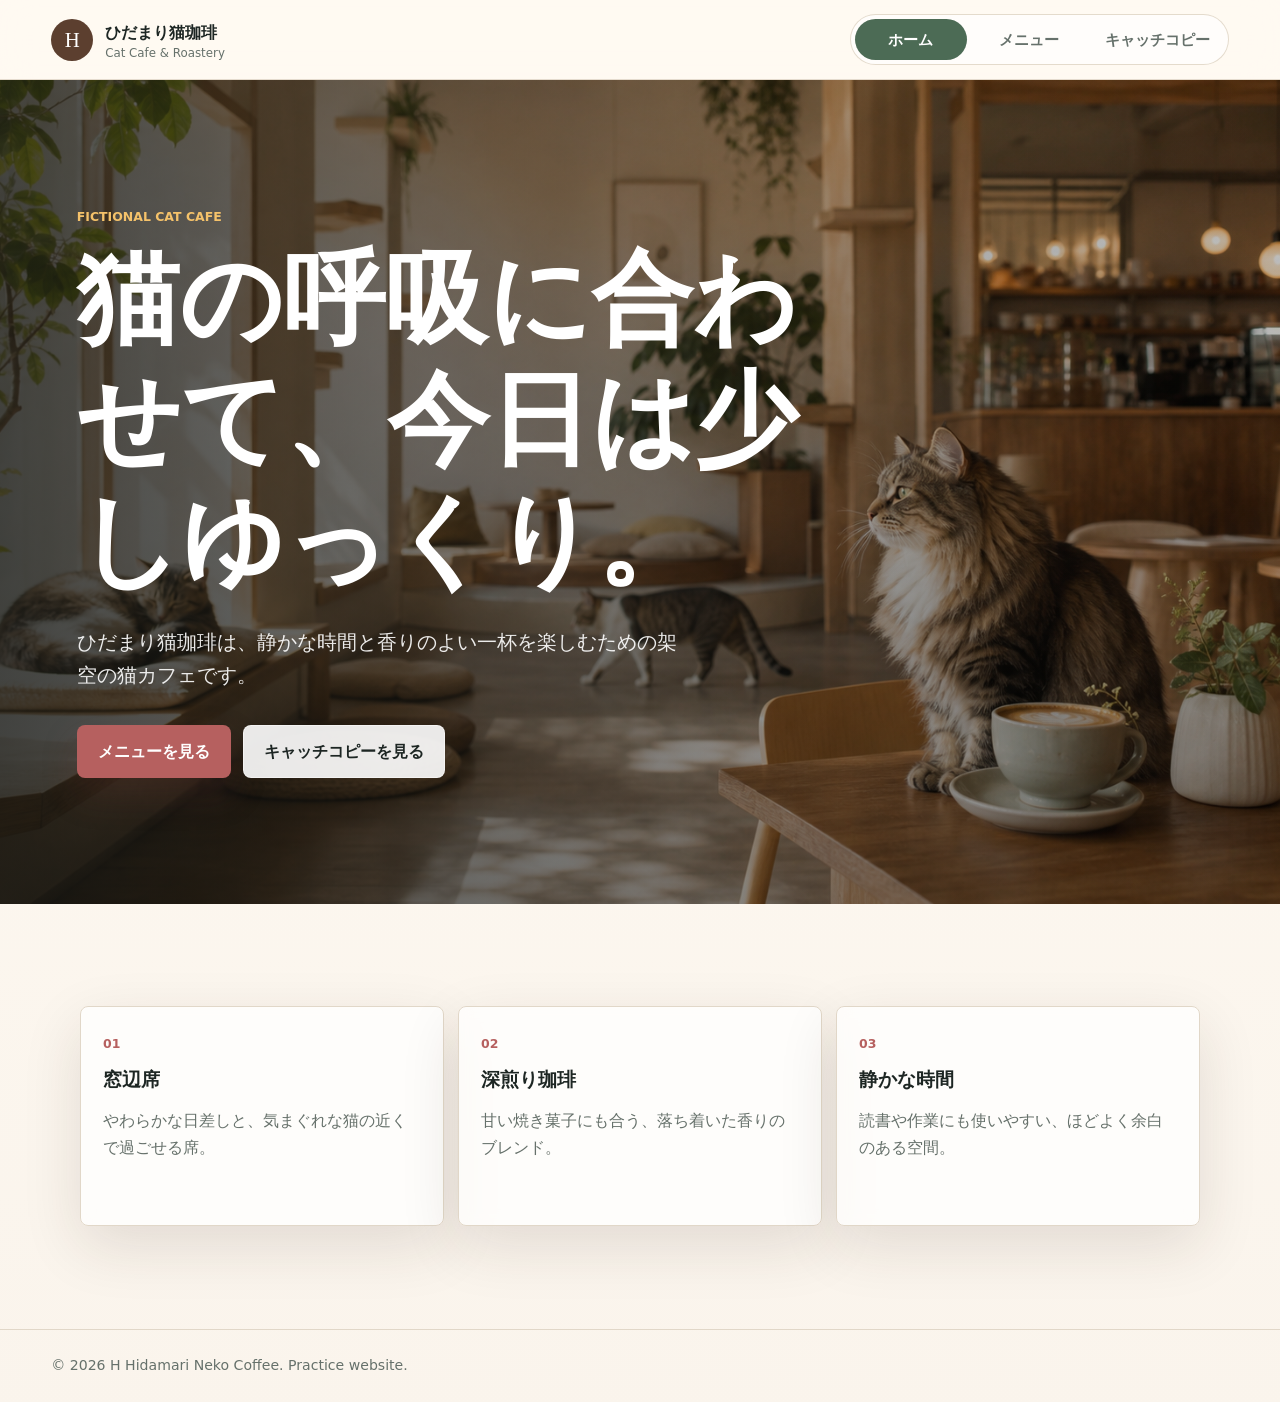
<file: index.html>
<!doctype html>
<html lang="ja">
  <head>
    <meta charset="utf-8">
    <meta name="viewport" content="width=device-width, initial-scale=1">
    <title>ひだまり猫珈琲 | 架空の猫カフェ</title>
    <meta
      name="description"
      content="架空の猫カフェ「ひだまり猫珈琲」の練習用ウェブサイトです。"
    >
    <link rel="stylesheet" href="styles.css">
  </head>
  <body>
    <header class="site-header">
      <a class="brand" href="index.html" aria-label="ひだまり猫珈琲 ホーム">
        <span class="brand-mark">H</span>
        <span>
          <span class="brand-name">ひだまり猫珈琲</span>
          <span class="brand-subtitle">Cat Cafe & Roastery</span>
        </span>
      </a>
      <nav class="site-nav" aria-label="メインメニュー">
        <a href="index.html" aria-current="page">ホーム</a>
        <a href="menu.html">メニュー</a>
        <a href="copy.html">キャッチコピー</a>
      </nav>
    </header>

    <main>
      <section class="hero">
        <img
          class="hero-image"
          src="assets/hero-cat-cafe.png"
          alt="柔らかな光が入る猫カフェの店内で、猫たちがくつろいでいる様子"
        >
        <div class="hero-overlay"></div>
        <div class="hero-content">
          <p class="eyebrow">Fictional Cat Cafe</p>
          <h1>猫の呼吸に合わせて、今日は少しゆっくり。</h1>
          <p class="hero-lead">
            ひだまり猫珈琲は、静かな時間と香りのよい一杯を楽しむための架空の猫カフェです。
          </p>
          <div class="hero-actions">
            <a class="button primary" href="menu.html">メニューを見る</a>
            <a class="button secondary" href="copy.html">キャッチコピーを見る</a>
          </div>
        </div>
      </section>

      <section class="intro-section">
        <div class="feature-grid" aria-label="カフェの特徴">
          <article class="feature-card">
            <span class="feature-number">01</span>
            <h3>窓辺席</h3>
            <p>やわらかな日差しと、気まぐれな猫の近くで過ごせる席。</p>
          </article>
          <article class="feature-card">
            <span class="feature-number">02</span>
            <h3>深煎り珈琲</h3>
            <p>甘い焼き菓子にも合う、落ち着いた香りのブレンド。</p>
          </article>
          <article class="feature-card">
            <span class="feature-number">03</span>
            <h3>静かな時間</h3>
            <p>読書や作業にも使いやすい、ほどよく余白のある空間。</p>
          </article>
        </div>
      </section>
    </main>

    <footer class="site-footer">
      <p>© 2026 H Hidamari Neko Coffee. Practice website.</p>
    </footer>
    <script src="script.js"></script>
  </body>
</html>
</file>
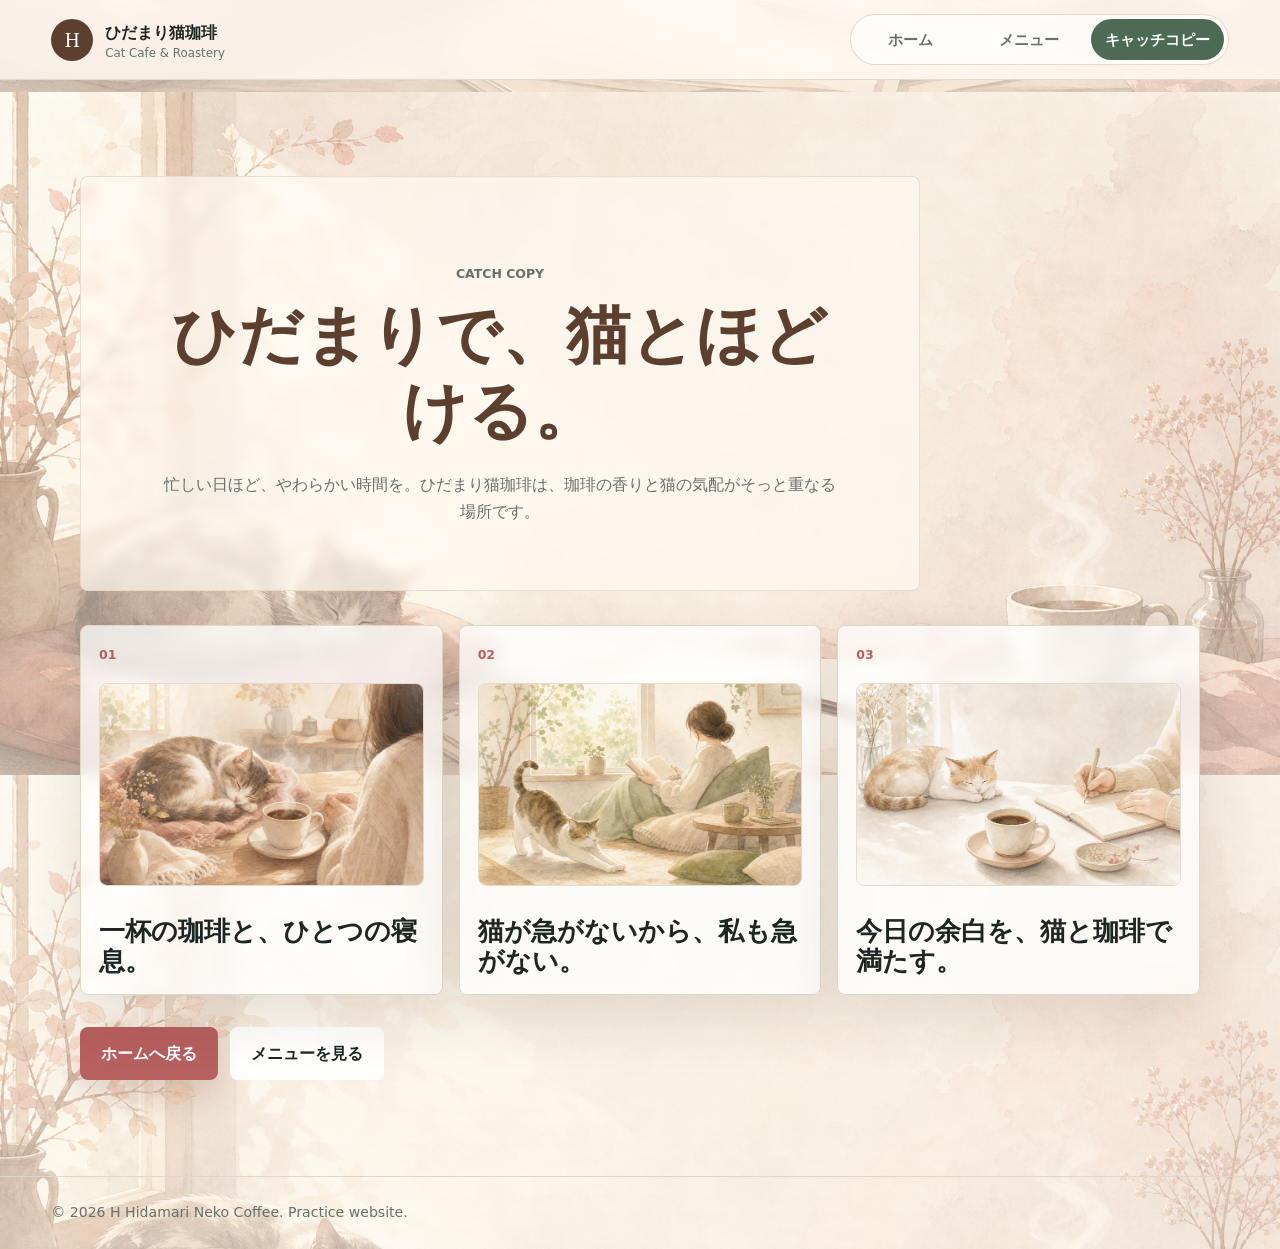
<file: copy.html>
<!doctype html>
<html lang="ja">
  <head>
    <meta charset="utf-8">
    <meta name="viewport" content="width=device-width, initial-scale=1">
    <title>キャッチコピー | ひだまり猫珈琲</title>
    <meta
      name="description"
      content="架空の猫カフェ「ひだまり猫珈琲」のキャッチコピーページです。"
    >
    <link rel="stylesheet" href="styles.css">
  </head>
  <body class="catchphrase-background-page">
    <header class="site-header">
      <a class="brand" href="index.html" aria-label="ひだまり猫珈琲 ホーム">
        <span class="brand-mark">H</span>
        <span>
          <span class="brand-name">ひだまり猫珈琲</span>
          <span class="brand-subtitle">Cat Cafe & Roastery</span>
        </span>
      </a>
      <nav class="site-nav" aria-label="メインメニュー">
        <a href="index.html">ホーム</a>
        <a href="menu.html">メニュー</a>
        <a href="copy.html" aria-current="page">キャッチコピー</a>
      </nav>
    </header>

    <main class="copy-page">
      <section class="copy-hero">
        <p class="eyebrow">Catch Copy</p>
        <h1>ひだまりで、猫とほどける。</h1>
        <p>
          忙しい日ほど、やわらかい時間を。ひだまり猫珈琲は、珈琲の香りと猫の気配がそっと重なる場所です。
        </p>
      </section>

      <section class="copy-list" aria-label="キャッチコピー候補">
        <article class="copy-card">
          <span>01</span>
          <img
            class="copy-illustration"
            src="assets/copy-illustration-01.png"
            alt="眠る猫と珈琲をそばに置いた人の手元のやさしいイラスト"
          >
          <h2>一杯の珈琲と、ひとつの寝息。</h2>
        </article>
        <article class="copy-card">
          <span>02</span>
          <img
            class="copy-illustration"
            src="assets/copy-illustration-02.png"
            alt="のんびりした猫に合わせてくつろぐ人のやさしいイラスト"
          >
          <h2>猫が急がないから、私も急がない。</h2>
        </article>
        <article class="copy-card">
          <span>03</span>
          <img
            class="copy-illustration"
            src="assets/copy-illustration-03.png"
            alt="猫と珈琲とノートのある静かな午後のやさしいイラスト"
          >
          <h2>今日の余白を、猫と珈琲で満たす。</h2>
        </article>
      </section>

      <div class="page-actions">
        <a class="button primary" href="index.html">ホームへ戻る</a>
        <a class="button secondary" href="menu.html">メニューを見る</a>
      </div>
    </main>

    <footer class="site-footer">
      <p>© 2026 H Hidamari Neko Coffee. Practice website.</p>
    </footer>
    <script src="script.js"></script>
  </body>
</html>
</file>
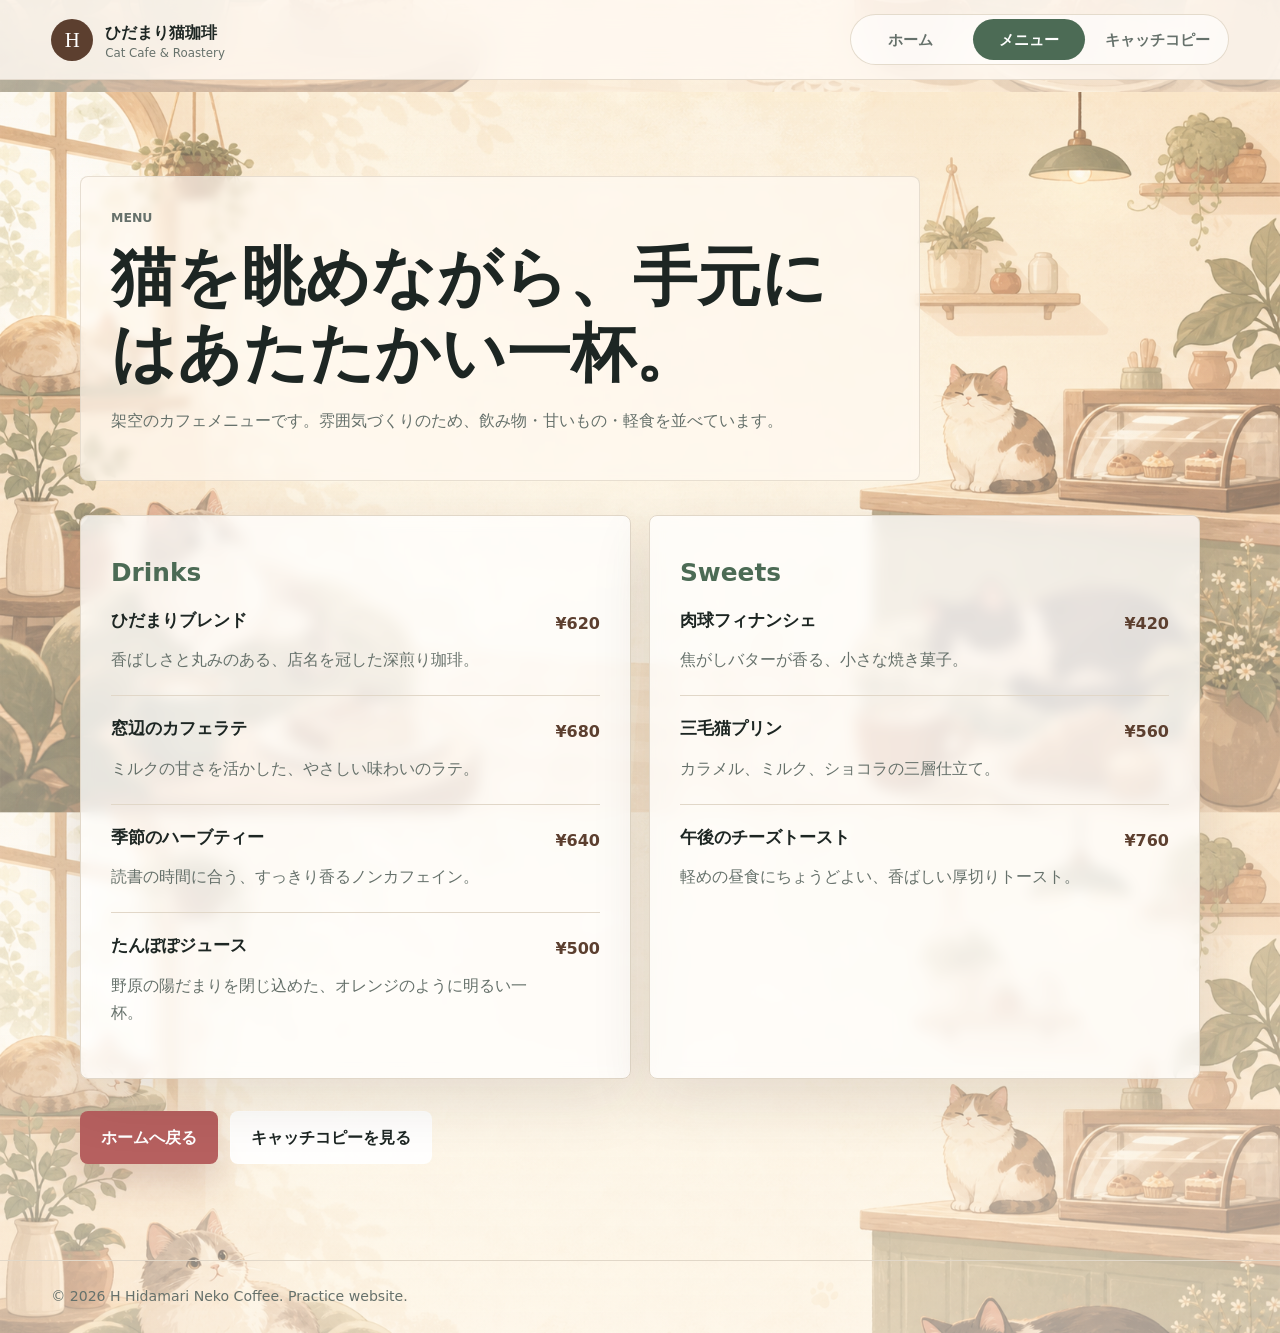
<file: menu.html>
<!doctype html>
<html lang="ja">
  <head>
    <meta charset="utf-8">
    <meta name="viewport" content="width=device-width, initial-scale=1">
    <title>メニュー | ひだまり猫珈琲</title>
    <meta
      name="description"
      content="架空の猫カフェ「ひだまり猫珈琲」のメニューページです。"
    >
    <link rel="stylesheet" href="styles.css">
  </head>
  <body class="menu-background-page">
    <header class="site-header">
      <a class="brand" href="index.html" aria-label="ひだまり猫珈琲 ホーム">
        <span class="brand-mark">H</span>
        <span>
          <span class="brand-name">ひだまり猫珈琲</span>
          <span class="brand-subtitle">Cat Cafe & Roastery</span>
        </span>
      </a>
      <nav class="site-nav" aria-label="メインメニュー">
        <a href="index.html">ホーム</a>
        <a href="menu.html" aria-current="page">メニュー</a>
        <a href="copy.html">キャッチコピー</a>
      </nav>
    </header>

    <main class="page-shell">
      <section class="page-heading">
        <p class="eyebrow">Menu</p>
        <h1>猫を眺めながら、手元にはあたたかい一杯。</h1>
        <p>
          架空のカフェメニューです。雰囲気づくりのため、飲み物・甘いもの・軽食を並べています。
        </p>
      </section>

      <section class="menu-layout" aria-label="メニュー一覧">
        <div class="menu-column">
          <h2>Drinks</h2>
          <article class="menu-item">
            <div>
              <h3>ひだまりブレンド</h3>
              <p>香ばしさと丸みのある、店名を冠した深煎り珈琲。</p>
            </div>
            <span>¥620</span>
          </article>
          <article class="menu-item">
            <div>
              <h3>窓辺のカフェラテ</h3>
              <p>ミルクの甘さを活かした、やさしい味わいのラテ。</p>
            </div>
            <span>¥680</span>
          </article>
          <article class="menu-item">
            <div>
              <h3>季節のハーブティー</h3>
              <p>読書の時間に合う、すっきり香るノンカフェイン。</p>
            </div>
            <span>¥640</span>
          </article>
          <article class="menu-item">
            <div>
              <h3>たんぽぽジュース</h3>
              <p>野原の陽だまりを閉じ込めた、オレンジのように明るい一杯。</p>
            </div>
            <span>¥500</span>
          </article>
        </div>

        <div class="menu-column">
          <h2>Sweets</h2>
          <article class="menu-item">
            <div>
              <h3>肉球フィナンシェ</h3>
              <p>焦がしバターが香る、小さな焼き菓子。</p>
            </div>
            <span>¥420</span>
          </article>
          <article class="menu-item">
            <div>
              <h3>三毛猫プリン</h3>
              <p>カラメル、ミルク、ショコラの三層仕立て。</p>
            </div>
            <span>¥560</span>
          </article>
          <article class="menu-item">
            <div>
              <h3>午後のチーズトースト</h3>
              <p>軽めの昼食にちょうどよい、香ばしい厚切りトースト。</p>
            </div>
            <span>¥760</span>
          </article>
        </div>
      </section>

      <div class="page-actions">
        <a class="button primary" href="index.html">ホームへ戻る</a>
        <a class="button secondary" href="copy.html">キャッチコピーを見る</a>
      </div>
    </main>

    <footer class="site-footer">
      <p>© 2026 H Hidamari Neko Coffee. Practice website.</p>
    </footer>
    <script src="script.js"></script>
  </body>
</html>
</file>
<file: styles.css>
:root {
  --ink: #1d2623;
  --muted: #66716b;
  --paper: #fffaf2;
  --surface: #ffffff;
  --line: #e1d7c8;
  --coffee: #5c3f2f;
  --leaf: #4c6b55;
  --ochre: #bd813a;
  --rose: #b6605f;
  --shadow: 0 20px 60px rgba(49, 37, 26, 0.12);
}

* {
  box-sizing: border-box;
}

html {
  scroll-behavior: smooth;
}

body {
  margin: 0;
  color: var(--ink);
  background:
    linear-gradient(180deg, rgba(255, 250, 242, 0.94), rgba(250, 244, 236, 0.98)),
    var(--paper);
  font-family:
    "Hiragino Sans", "Yu Gothic", "YuGothic", "Noto Sans JP", system-ui,
    sans-serif;
  line-height: 1.7;
}

body.menu-background-page,
body.catchphrase-background-page {
  min-height: 100vh;
  background-color: var(--paper);
  background-position: center 92px;
  background-repeat: repeat-y;
  background-size: min(100vw, 1500px) auto;
  background-attachment: scroll;
}

body.menu-background-page {
  background-image:
    linear-gradient(180deg, rgba(255, 250, 242, 0.24), rgba(255, 250, 242, 0.54)),
    url("assets/menu-background.png");
}

body.catchphrase-background-page {
  background-image:
    linear-gradient(180deg, rgba(255, 250, 242, 0.22), rgba(255, 250, 242, 0.5)),
    url("assets/catchphrase-background.png");
}

a {
  color: inherit;
}

.site-header {
  position: sticky;
  top: 0;
  z-index: 20;
  display: flex;
  align-items: center;
  justify-content: space-between;
  gap: 20px;
  min-height: 76px;
  padding: 14px clamp(18px, 4vw, 54px);
  border-bottom: 1px solid rgba(225, 215, 200, 0.86);
  background: rgba(255, 250, 242, 0.84);
  backdrop-filter: blur(16px);
}

.brand {
  display: inline-flex;
  align-items: center;
  gap: 12px;
  min-width: 0;
  text-decoration: none;
}

.brand-mark {
  display: grid;
  flex: 0 0 42px;
  width: 42px;
  height: 42px;
  place-items: center;
  border-radius: 50%;
  color: #fff;
  background: var(--coffee);
  font-family: Georgia, serif;
  font-size: 1.3rem;
}

.brand-name,
.brand-subtitle {
  display: block;
  white-space: nowrap;
}

.brand-name {
  font-weight: 800;
  letter-spacing: 0;
}

.brand-subtitle {
  color: var(--muted);
  font-size: 0.74rem;
  line-height: 1.2;
}

.site-nav {
  display: flex;
  align-items: center;
  gap: 6px;
  padding: 4px;
  border: 1px solid rgba(225, 215, 200, 0.9);
  border-radius: 999px;
  background: rgba(255, 255, 255, 0.64);
}

.site-nav a {
  min-width: 112px;
  padding: 8px 14px;
  border-radius: 999px;
  color: var(--muted);
  font-size: 0.92rem;
  font-weight: 700;
  text-align: center;
  text-decoration: none;
}

.site-nav a:hover,
.site-nav a:focus-visible,
.site-nav a[aria-current="page"] {
  color: #fff;
  background: var(--leaf);
  outline: none;
}

.hero {
  position: relative;
  min-height: calc(100vh - 76px);
  overflow: hidden;
  display: grid;
  align-items: center;
  padding: clamp(42px, 7vw, 96px) clamp(18px, 6vw, 88px);
  isolation: isolate;
}

.hero-image {
  position: absolute;
  inset: 0;
  z-index: -2;
  width: 100%;
  height: 100%;
  object-fit: cover;
}

.hero-overlay {
  position: absolute;
  inset: 0;
  z-index: -1;
  background:
    linear-gradient(90deg, rgba(23, 24, 20, 0.72), rgba(23, 24, 20, 0.24) 58%, rgba(23, 24, 20, 0.08)),
    linear-gradient(180deg, rgba(0, 0, 0, 0.16), rgba(0, 0, 0, 0.34));
}

.hero-content {
  max-width: 720px;
  color: #fff;
}

.eyebrow {
  margin: 0 0 12px;
  color: var(--ochre);
  font-size: 0.78rem;
  font-weight: 900;
  letter-spacing: 0;
  text-transform: uppercase;
}

.hero .eyebrow {
  color: #f5c26a;
}

h1,
h2,
h3,
p {
  overflow-wrap: anywhere;
}

h1,
h2,
h3 {
  margin: 0;
  line-height: 1.18;
  letter-spacing: 0;
}

.hero h1 {
  max-width: 12em;
  font-size: clamp(2.8rem, 8vw, 6.8rem);
  font-weight: 900;
}

.hero-lead {
  max-width: 610px;
  margin: 24px 0 0;
  color: rgba(255, 255, 255, 0.9);
  font-size: clamp(1rem, 2vw, 1.24rem);
}

.hero-actions,
.page-actions {
  display: flex;
  flex-wrap: wrap;
  gap: 12px;
  margin-top: 32px;
}

.button {
  display: inline-flex;
  align-items: center;
  justify-content: center;
  min-height: 48px;
  padding: 12px 20px;
  border: 1px solid transparent;
  border-radius: 8px;
  font-weight: 800;
  text-decoration: none;
  transition:
    transform 160ms ease,
    box-shadow 160ms ease,
    background 160ms ease;
}

.button:hover,
.button:focus-visible {
  transform: translateY(-2px);
  outline: none;
}

.button.primary {
  color: #fff;
  background: var(--rose);
  box-shadow: 0 16px 36px rgba(116, 55, 48, 0.22);
}

.button.secondary {
  color: var(--ink);
  border-color: rgba(255, 255, 255, 0.45);
  background: rgba(255, 255, 255, 0.9);
}

.intro-section,
.page-shell,
.copy-page {
  width: min(1120px, calc(100% - 36px));
  margin: 0 auto;
}

.intro-section {
  padding: clamp(54px, 8vw, 108px) 0;
}

.page-heading h1,
.copy-hero h1 {
  font-size: clamp(2rem, 5vw, 4rem);
}

.page-heading p,
.copy-hero p {
  color: var(--muted);
}

.feature-grid {
  display: grid;
  grid-template-columns: repeat(3, minmax(0, 1fr));
  gap: 14px;
}

.feature-card,
.menu-column,
.copy-card {
  border: 1px solid var(--line);
  border-radius: 8px;
  background: rgba(255, 255, 255, 0.74);
  box-shadow: var(--shadow);
  backdrop-filter: blur(7px);
}

.feature-card {
  min-height: 220px;
  padding: 22px;
}

.feature-number,
.copy-card span {
  color: var(--rose);
  font-size: 0.78rem;
  font-weight: 900;
}

.feature-card h3,
.menu-column h2,
.copy-card h2 {
  margin-top: 12px;
}

.feature-card p,
.menu-item p {
  margin-bottom: 0;
  color: var(--muted);
}

.page-shell,
.copy-page {
  padding: clamp(54px, 8vw, 96px) 0;
}

.page-heading,
.copy-hero {
  max-width: 840px;
  padding: clamp(18px, 3vw, 30px);
  border: 1px solid rgba(225, 215, 200, 0.78);
  border-radius: 8px;
  background: rgba(255, 250, 242, 0.68);
  backdrop-filter: blur(5px);
}

.menu-layout {
  display: grid;
  grid-template-columns: repeat(2, minmax(0, 1fr));
  gap: 18px;
  margin-top: 34px;
}

.menu-column {
  padding: clamp(20px, 3vw, 30px);
}

.menu-column h2 {
  color: var(--leaf);
  font-size: 1.55rem;
}

.menu-item {
  display: grid;
  grid-template-columns: 1fr auto;
  gap: 18px;
  padding: 22px 0;
  border-bottom: 1px solid var(--line);
}

.menu-item:last-child {
  border-bottom: 0;
}

.menu-item h3 {
  font-size: 1.08rem;
}

.menu-item span {
  color: var(--coffee);
  font-weight: 900;
}

.copy-page {
  min-height: calc(100vh - 154px);
}

.copy-hero {
  display: grid;
  place-items: center;
  min-height: 280px;
  padding: clamp(34px, 6vw, 64px) clamp(24px, 5vw, 72px);
  text-align: center;
}

.copy-hero .eyebrow {
  margin-bottom: 14px;
}

.copy-hero h1 {
  color: var(--coffee);
  max-width: 12em;
}

.copy-hero p {
  max-width: 680px;
  margin: 22px auto 0;
}

.copy-list {
  display: grid;
  grid-template-columns: repeat(3, minmax(0, 1fr));
  gap: 16px;
  margin-top: 34px;
}

.copy-card {
  min-height: 360px;
  display: flex;
  flex-direction: column;
  justify-content: space-between;
  gap: 18px;
  padding: 18px;
}

.copy-card h2 {
  font-size: clamp(1.3rem, 2vw, 1.8rem);
}

.copy-illustration {
  width: 100%;
  aspect-ratio: 16 / 10;
  object-fit: cover;
  border: 1px solid rgba(225, 215, 200, 0.86);
  border-radius: 8px;
}

.site-footer {
  padding: 24px clamp(18px, 4vw, 54px);
  border-top: 1px solid var(--line);
  color: var(--muted);
  font-size: 0.88rem;
}

.site-footer p {
  margin: 0;
}

@media (max-width: 820px) {
  .site-header {
    position: static;
    flex-direction: column;
    align-items: stretch;
  }

  .site-nav {
    justify-content: space-between;
    width: 100%;
    border-radius: 8px;
  }

  .site-nav a {
    flex: 1;
    min-width: 0;
    padding-right: 8px;
    padding-left: 8px;
  }

  .hero {
    min-height: 760px;
    align-items: end;
  }

  .hero-overlay {
    background:
      linear-gradient(180deg, rgba(23, 24, 20, 0.18), rgba(23, 24, 20, 0.82)),
      linear-gradient(90deg, rgba(23, 24, 20, 0.45), rgba(23, 24, 20, 0.18));
  }

  .intro-section,
  .menu-layout,
  .copy-list {
    grid-template-columns: 1fr;
  }

  body.menu-background-page,
  body.catchphrase-background-page {
    background-position: center 148px;
    background-size: 100vw auto;
  }

  .feature-grid {
    grid-template-columns: 1fr;
  }
}

@media (max-width: 520px) {
  .brand {
    align-items: flex-start;
  }

  .brand-name {
    white-space: normal;
  }

  .hero {
    min-height: 700px;
    padding-top: 32px;
    padding-bottom: 42px;
  }

  .hero h1 {
    font-size: 2.55rem;
  }

  .button {
    width: 100%;
  }

  .page-heading,
  .copy-hero {
    padding: 18px;
  }

  .copy-card {
    min-height: 330px;
  }
}
</file>
